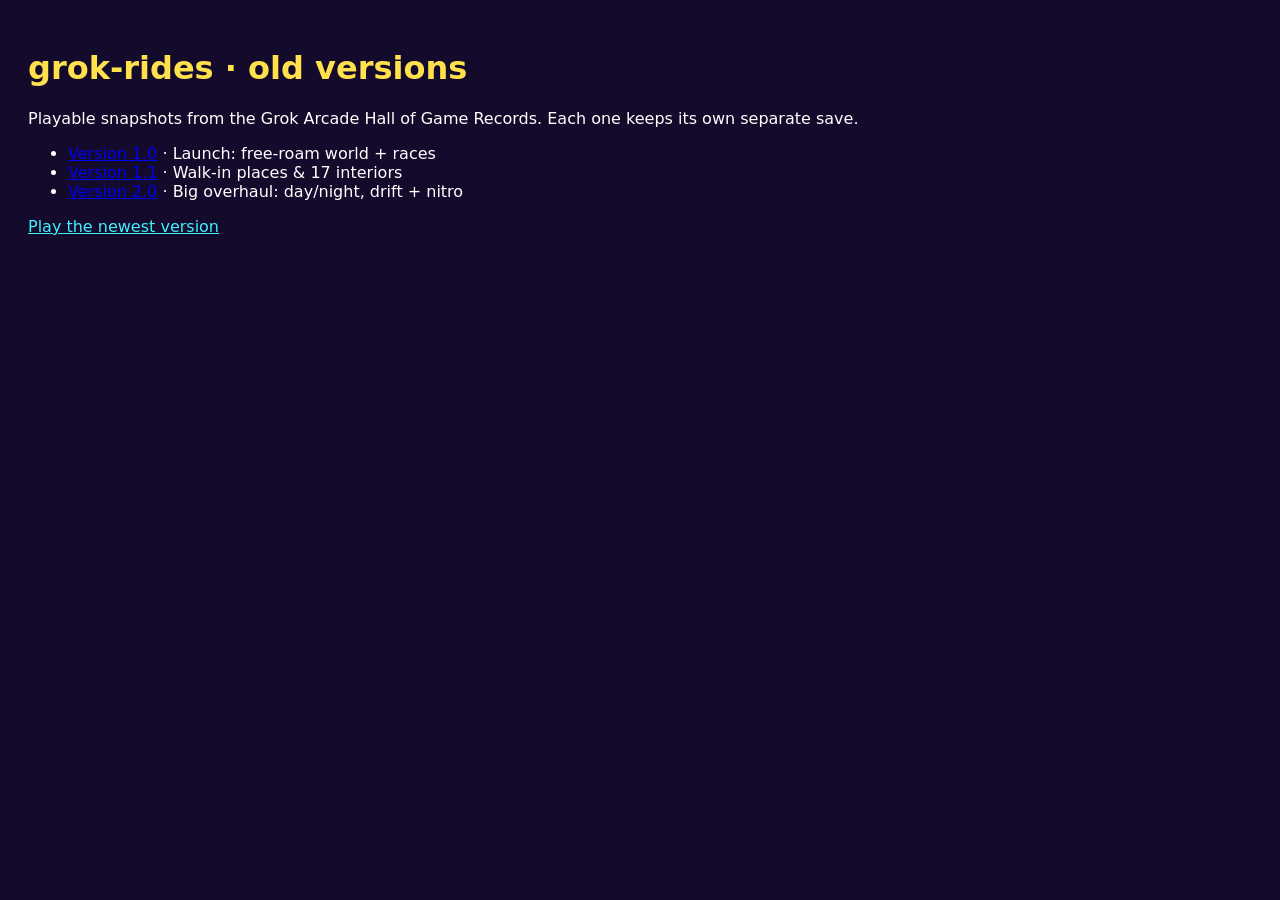
<file: versions/index.html>
<!doctype html><meta charset="utf-8"><meta name="viewport" content="width=device-width,initial-scale=1"><meta name="robots" content="noindex"><title>grok-rides old versions</title><body style="font-family:system-ui;background:#140a2b;color:#fff;padding:20px"><h1 style="color:#ffe14d">grok-rides &middot; old versions</h1><p>Playable snapshots from the Grok Arcade Hall of Game Records. Each one keeps its own separate save.</p><ul><li><a href="v1/">Version 1.0</a> &middot; Launch: free-roam world + races</li><li><a href="v1-1/">Version 1.1</a> &middot; Walk-in places & 17 interiors</li><li><a href="v2/">Version 2.0</a> &middot; Big overhaul: day/night, drift + nitro</li></ul><p><a style="color:#3ff0ff" href="../">Play the newest version</a></p>
</file>
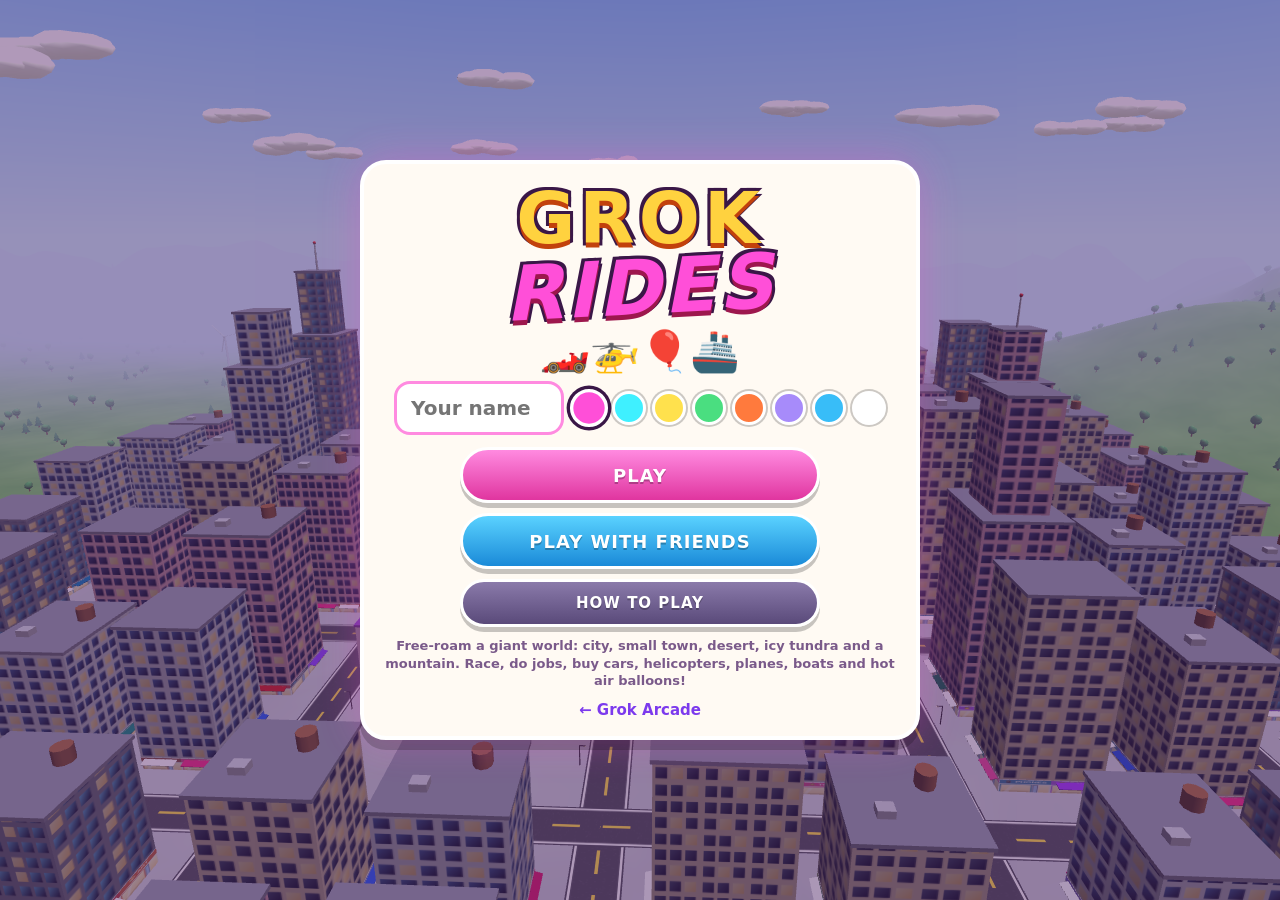
<file: versions/v1-1/index.html>
<!DOCTYPE html>
<html lang="en">
<head>
<script>/* Grok Arcade Hall of Game Records: archived old version 1.1 of grok-rides. Saves are kept separate from the newest version. */
(function(){var P='grokOldVersion.grok-rides.v1-1:';try{var S=Storage.prototype,g=S.getItem,s=S.setItem,r=S.removeItem;function L(t){try{return t===window.localStorage;}catch(e){return false;}}
S.getItem=function(k){return g.call(this,L(this)?P+k:k);};S.setItem=function(k,v){return s.call(this,L(this)?P+k:k,v);};S.removeItem=function(k){return r.call(this,L(this)?P+k:k);};}catch(e){}
window.GROK_OLD_VERSION={repo:'grok-rides',label:'v1-1',ver:'1.1',prefix:P};
function badge(){try{var d=document.createElement('div');d.id='grokOldVerBadge';d.setAttribute('style','position:fixed;left:50%;top:6px;transform:translateX(-50%);z-index:2147483647;background:rgba(20,10,43,.92);color:#ffe14d;font:bold 12px/1.3 system-ui,sans-serif;padding:6px 12px;border-radius:14px;border:2px solid #ff4fd8;box-shadow:0 2px 10px rgba(0,0,0,.4);pointer-events:none;transition:opacity .8s;text-align:center;max-width:90vw');d.textContent='\uD83D\uDCFC OLD VERSION 1.1 \u00b7 from the Hall of Game Records \u00b7 separate save';document.body.appendChild(d);setTimeout(function(){d.style.opacity='0';},6000);setTimeout(function(){if(d.parentNode)d.parentNode.removeChild(d);},7000);}catch(e){}}
if(document.readyState==='loading')document.addEventListener('DOMContentLoaded',badge);else badge();})();</script>
<meta name="robots" content="noindex">

  <meta charset="UTF-8" />
  <meta name="viewport" content="width=device-width, initial-scale=1, maximum-scale=1, user-scalable=no, viewport-fit=cover" />
  <meta name="apple-mobile-web-app-capable" content="yes" />
  <meta name="mobile-web-app-capable" content="yes" />
  <meta name="theme-color" content="#ff4fd8" />
  <title>GROK RIDES</title>
  <link rel="stylesheet" href="style.css?v=3" />
  <link rel="icon" href="data:image/svg+xml,%3Csvg xmlns='http://www.w3.org/2000/svg' viewBox='0 0 64 64'%3E%3Crect width='64' height='64' rx='14' fill='%23ff4fd8'/%3E%3Cpath d='M10 38 Q14 26 24 24 L40 24 Q50 26 54 38 Z' fill='%23fff'/%3E%3Ccircle cx='20' cy='40' r='6' fill='%233a1747'/%3E%3Ccircle cx='44' cy='40' r='6' fill='%233a1747'/%3E%3C/svg%3E" />
</head>
<body>
  <canvas id="c"></canvas>

  <div id="hud" class="hidden">
    <div id="topbar">
      <div id="moneyPill" class="pill">&#128181; <b id="moneyN">$0</b></div>
      <div id="regionPill" class="pill">&#128205; <span id="regionN"></span></div>
      <span class="grow"></span>
      <button id="bMenu" class="rbtn" type="button" aria-label="Menu">&#9208;</button>
    </div>
    <div id="leftcol">
      <div id="dmgChip" class="chip"><span>&#128295;</span><div class="bar"><i id="dmgBar"></i></div><b id="dmgN">0%</b></div>
      <div id="nitroChip" class="chip hidden"><span>&#128293;</span><div class="bar"><i id="nitroBar"></i></div></div>
      <div id="raceBox" class="hidden"><div id="racePos">1st</div><div id="raceLap"></div><div id="raceTime"></div></div>
      <div id="jobBox" class="hidden"></div>
      <div id="buffChip" class="hidden"></div>
      <div id="mates"></div>
    </div>
    <canvas id="minimap" width="236" height="236"></canvas>
    <button id="bMap" class="rbtn small" type="button" aria-label="Map">&#128506;</button>
    <div id="gps" class="hidden"><i id="gpsArrow">&#10148;</i><span id="gpsT"></span></div>
    <div id="wrongWay" class="hidden">&#8634; WRONG WAY</div>
    <div id="bigText"></div>
    <button id="bAct" class="hidden" type="button"></button>
    <button id="bFoot" type="button" aria-label="Get out and walk">&#128694;<small>WALK</small></button>
    <div id="speedo"><b id="spdN">0</b><small>MPH</small><div id="thrBar" class="hidden"><i></i></div></div>
    <div id="joy"><div id="joyBase"><div id="joyKnob"></div></div><div id="joyHint">STEER</div></div>
    <div id="pedals">
      <div id="smallBtns">
        <button id="bNitro" class="sbtn hidden" type="button">&#128293;</button>
        <button id="bHorn" class="sbtn" type="button" aria-label="Horn">&#128227;</button>
        <button id="bCam" class="sbtn" type="button" aria-label="Camera">&#127909;</button>
        <button id="bReset" class="sbtn" type="button" aria-label="Reset">&#8634;</button>
      </div>
      <div id="pedRow">
        <button id="bBrake" class="pedal brake" type="button"><span>BRAKE</span></button>
        <button id="bGas" class="pedal gas" type="button"><span>GAS</span></button>
      </div>
    </div>
    <div id="kbdhelp">W/S or &uarr;/&darr; gas/brake &middot; A/D steer &middot; Space handbrake &middot; R/F up/down (air) &middot; Shift nitro &middot; E action &middot; G get out / walk &middot; C camera &middot; T reset &middot; H horn &middot; M map</div>
  </div>
  <div id="toasts"></div>
  <div id="pnl" class="screen top hidden"><div id="pnlCard" class="card"></div></div>
  <div id="fade"></div>

  <div id="scrTitle" class="screen">
    <div class="card title">
      <div class="logo"><span class="lg1">GROK</span><span class="lg2">RIDES</span></div>
      <div class="cars">&#127950;&#65039;&#128641;&#127880;&#128674;</div>
      <div class="row prof">
        <input id="nameIn" maxlength="12" placeholder="Your name" autocomplete="off" />
        <div id="colorRow" class="swatches"></div>
      </div>
      <div class="btncol">
        <button id="bSolo" class="btn primary" type="button">PLAY</button>
        <button id="bOnline" class="btn blue" type="button">PLAY WITH FRIENDS</button>
        <button id="bHow" class="btn alt small" type="button">HOW TO PLAY</button>
      </div>
      <p class="foot">Free-roam a giant world: city, small town, desert, icy tundra and a mountain. Race, do jobs, buy cars, helicopters, planes, boats and hot air balloons!</p>
      <a id="arcadeLink" class="foot link" href="https://lizethbran13-cmyk.github.io/grok-arcade/">&larr; Grok Arcade</a>
    </div>
  </div>

  <div id="scrOnline" class="screen hidden">
    <div class="card">
      <h2>PLAY WITH FRIENDS</h2>
      <p class="sub">2&ndash;3 players, each on their own phone. Drive around together, ride in each other&rsquo;s cars and race!</p>
      <button id="bHost" class="btn primary" type="button">HOST A GAME</button>
      <div class="or">or join a friend</div>
      <div class="row join">
        <input id="codeIn" maxlength="5" placeholder="CODE" autocomplete="off" autocapitalize="characters" spellcheck="false" />
        <button id="bJoin" class="btn blue" type="button">JOIN</button>
      </div>
      <div id="onlineMsg" class="msg"></div>
      <button id="bOnlineBack" class="btn alt small" type="button">BACK</button>
    </div>
  </div>

  <div id="loading" class="screen hidden"><div class="card"><h2>Building the world&hellip;</h2><div class="spin"></div></div></div>

  <script src="three.min.js"></script>
  <script src="peerjs.min.js"></script>
  <script src="grok-net.js"></script>
  <script src="js/util.js?v=3"></script>
  <script src="js/world.js?v=3"></script>
  <script src="js/data.js?v=3"></script>
  <script src="js/models.js?v=3"></script>
  <script src="js/places.js?v=3"></script>
  <script src="js/scenery.js?v=3"></script>
  <script src="js/fx.js?v=3"></script>
  <script src="js/audio.js?v=3"></script>
  <script src="js/vehicle.js?v=3"></script>
  <script src="js/traffic.js?v=3"></script>
  <script src="js/race.js?v=3"></script>
  <script src="js/jobs.js?v=3"></script>
  <script src="js/ui.js?v=3"></script>
  <script src="js/interiors.js?v=3"></script>
  <script src="js/net.js?v=3"></script>
  <script src="js/game.js?v=3"></script>
</body>
</html>
</file>
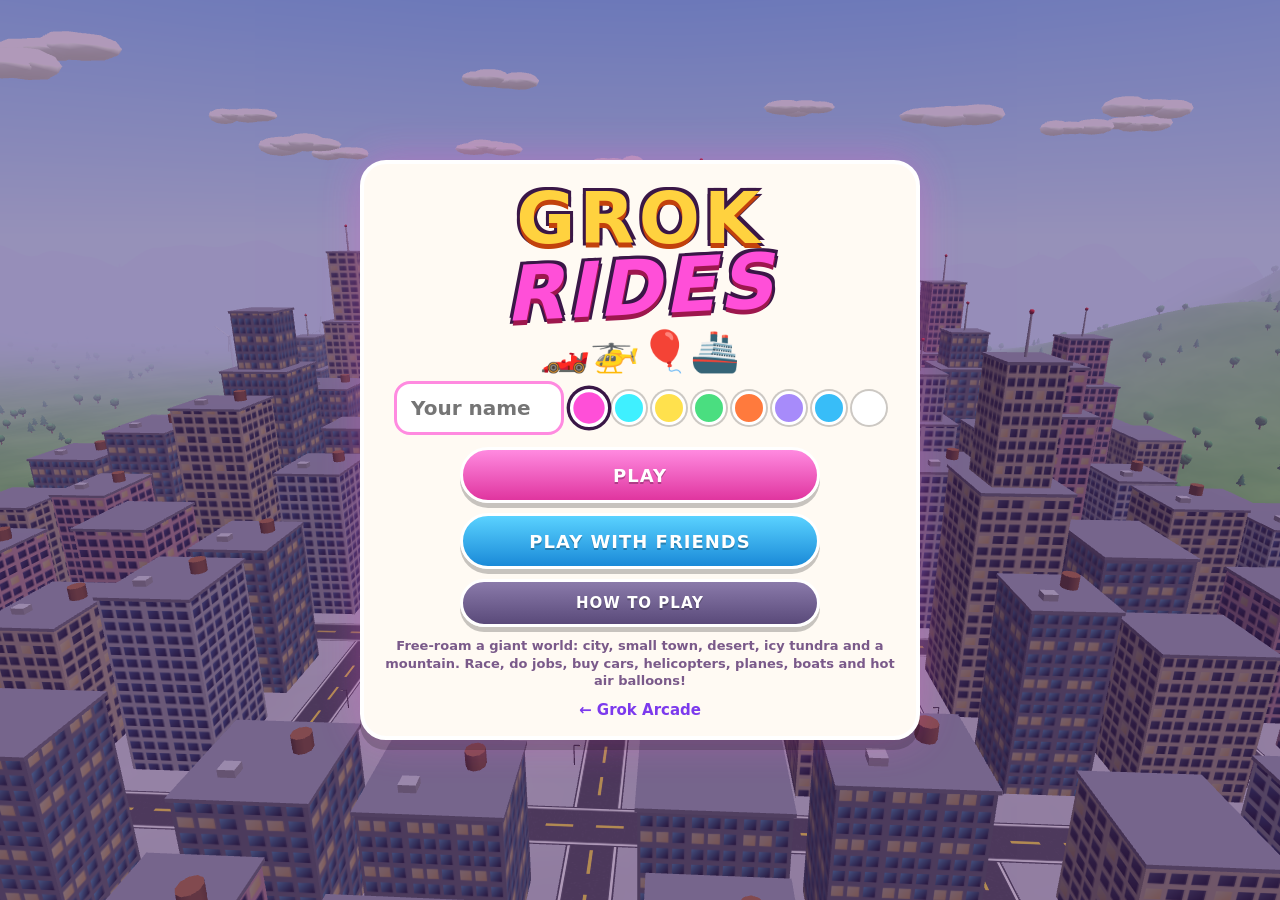
<file: versions/v1/index.html>
<!DOCTYPE html>
<html lang="en">
<head>
<script>/* Grok Arcade Hall of Game Records: archived old version 1.0 of grok-rides. Saves are kept separate from the newest version. */
(function(){var P='grokOldVersion.grok-rides.v1:';try{var S=Storage.prototype,g=S.getItem,s=S.setItem,r=S.removeItem;function L(t){try{return t===window.localStorage;}catch(e){return false;}}
S.getItem=function(k){return g.call(this,L(this)?P+k:k);};S.setItem=function(k,v){return s.call(this,L(this)?P+k:k,v);};S.removeItem=function(k){return r.call(this,L(this)?P+k:k);};}catch(e){}
window.GROK_OLD_VERSION={repo:'grok-rides',label:'v1',ver:'1.0',prefix:P};
function badge(){try{var d=document.createElement('div');d.id='grokOldVerBadge';d.setAttribute('style','position:fixed;left:50%;top:6px;transform:translateX(-50%);z-index:2147483647;background:rgba(20,10,43,.92);color:#ffe14d;font:bold 12px/1.3 system-ui,sans-serif;padding:6px 12px;border-radius:14px;border:2px solid #ff4fd8;box-shadow:0 2px 10px rgba(0,0,0,.4);pointer-events:none;transition:opacity .8s;text-align:center;max-width:90vw');d.textContent='\uD83D\uDCFC OLD VERSION 1.0 \u00b7 from the Hall of Game Records \u00b7 separate save';document.body.appendChild(d);setTimeout(function(){d.style.opacity='0';},6000);setTimeout(function(){if(d.parentNode)d.parentNode.removeChild(d);},7000);}catch(e){}}
if(document.readyState==='loading')document.addEventListener('DOMContentLoaded',badge);else badge();})();</script>
<meta name="robots" content="noindex">

  <meta charset="UTF-8" />
  <meta name="viewport" content="width=device-width, initial-scale=1, maximum-scale=1, user-scalable=no, viewport-fit=cover" />
  <meta name="apple-mobile-web-app-capable" content="yes" />
  <meta name="mobile-web-app-capable" content="yes" />
  <meta name="theme-color" content="#ff4fd8" />
  <title>GROK RIDES</title>
  <link rel="stylesheet" href="style.css?v=2" />
  <link rel="icon" href="data:image/svg+xml,%3Csvg xmlns='http://www.w3.org/2000/svg' viewBox='0 0 64 64'%3E%3Crect width='64' height='64' rx='14' fill='%23ff4fd8'/%3E%3Cpath d='M10 38 Q14 26 24 24 L40 24 Q50 26 54 38 Z' fill='%23fff'/%3E%3Ccircle cx='20' cy='40' r='6' fill='%233a1747'/%3E%3Ccircle cx='44' cy='40' r='6' fill='%233a1747'/%3E%3C/svg%3E" />
</head>
<body>
  <canvas id="c"></canvas>

  <div id="hud" class="hidden">
    <div id="topbar">
      <div id="moneyPill" class="pill">&#128181; <b id="moneyN">$0</b></div>
      <div id="regionPill" class="pill">&#128205; <span id="regionN"></span></div>
      <span class="grow"></span>
      <button id="bMenu" class="rbtn" type="button" aria-label="Menu">&#9208;</button>
    </div>
    <div id="leftcol">
      <div id="dmgChip" class="chip"><span>&#128295;</span><div class="bar"><i id="dmgBar"></i></div><b id="dmgN">0%</b></div>
      <div id="nitroChip" class="chip hidden"><span>&#128293;</span><div class="bar"><i id="nitroBar"></i></div></div>
      <div id="raceBox" class="hidden"><div id="racePos">1st</div><div id="raceLap"></div><div id="raceTime"></div></div>
      <div id="jobBox" class="hidden"></div>
      <div id="mates"></div>
    </div>
    <canvas id="minimap" width="236" height="236"></canvas>
    <button id="bMap" class="rbtn small" type="button" aria-label="Map">&#128506;</button>
    <div id="gps" class="hidden"><i id="gpsArrow">&#10148;</i><span id="gpsT"></span></div>
    <div id="wrongWay" class="hidden">&#8634; WRONG WAY</div>
    <div id="bigText"></div>
    <button id="bAct" class="hidden" type="button"></button>
    <div id="speedo"><b id="spdN">0</b><small>MPH</small><div id="thrBar" class="hidden"><i></i></div></div>
    <div id="joy"><div id="joyBase"><div id="joyKnob"></div></div><div id="joyHint">STEER</div></div>
    <div id="pedals">
      <div id="smallBtns">
        <button id="bNitro" class="sbtn hidden" type="button">&#128293;</button>
        <button id="bHorn" class="sbtn" type="button" aria-label="Horn">&#128227;</button>
        <button id="bCam" class="sbtn" type="button" aria-label="Camera">&#127909;</button>
        <button id="bReset" class="sbtn" type="button" aria-label="Reset">&#8634;</button>
      </div>
      <div id="pedRow">
        <button id="bBrake" class="pedal brake" type="button"><span>BRAKE</span></button>
        <button id="bGas" class="pedal gas" type="button"><span>GAS</span></button>
      </div>
    </div>
    <div id="kbdhelp">W/S or &uarr;/&darr; gas/brake &middot; A/D steer &middot; Space handbrake &middot; R/F up/down (air) &middot; Shift nitro &middot; E action &middot; C camera &middot; T reset &middot; H horn &middot; M map</div>
  </div>
  <div id="toasts"></div>
  <div id="pnl" class="screen top hidden"><div id="pnlCard" class="card"></div></div>
  <div id="fade"></div>

  <div id="scrTitle" class="screen">
    <div class="card title">
      <div class="logo"><span class="lg1">GROK</span><span class="lg2">RIDES</span></div>
      <div class="cars">&#127950;&#65039;&#128641;&#127880;&#128674;</div>
      <div class="row prof">
        <input id="nameIn" maxlength="12" placeholder="Your name" autocomplete="off" />
        <div id="colorRow" class="swatches"></div>
      </div>
      <div class="btncol">
        <button id="bSolo" class="btn primary" type="button">PLAY</button>
        <button id="bOnline" class="btn blue" type="button">PLAY WITH FRIENDS</button>
        <button id="bHow" class="btn alt small" type="button">HOW TO PLAY</button>
      </div>
      <p class="foot">Free-roam a giant world: city, small town, desert, icy tundra and a mountain. Race, do jobs, buy cars, helicopters, planes, boats and hot air balloons!</p>
      <a id="arcadeLink" class="foot link" href="https://lizethbran13-cmyk.github.io/grok-arcade/">&larr; Grok Arcade</a>
    </div>
  </div>

  <div id="scrOnline" class="screen hidden">
    <div class="card">
      <h2>PLAY WITH FRIENDS</h2>
      <p class="sub">2&ndash;3 players, each on their own phone. Drive around together, ride in each other&rsquo;s cars and race!</p>
      <button id="bHost" class="btn primary" type="button">HOST A GAME</button>
      <div class="or">or join a friend</div>
      <div class="row join">
        <input id="codeIn" maxlength="5" placeholder="CODE" autocomplete="off" autocapitalize="characters" spellcheck="false" />
        <button id="bJoin" class="btn blue" type="button">JOIN</button>
      </div>
      <div id="onlineMsg" class="msg"></div>
      <button id="bOnlineBack" class="btn alt small" type="button">BACK</button>
    </div>
  </div>

  <div id="loading" class="screen hidden"><div class="card"><h2>Building the world&hellip;</h2><div class="spin"></div></div></div>

  <script src="three.min.js"></script>
  <script src="peerjs.min.js"></script>
  <script src="grok-net.js"></script>
  <script src="js/util.js?v=2"></script>
  <script src="js/world.js?v=2"></script>
  <script src="js/data.js?v=2"></script>
  <script src="js/models.js?v=2"></script>
  <script src="js/scenery.js?v=2"></script>
  <script src="js/fx.js?v=2"></script>
  <script src="js/audio.js?v=2"></script>
  <script src="js/vehicle.js?v=2"></script>
  <script src="js/traffic.js?v=2"></script>
  <script src="js/race.js?v=2"></script>
  <script src="js/jobs.js?v=2"></script>
  <script src="js/ui.js?v=2"></script>
  <script src="js/net.js?v=2"></script>
  <script src="js/game.js?v=2"></script>
</body>
</html>
</file>
<file: versions/v1-1/style.css>
:root { --ink:#3a1747; --pink:#ff4fd8; --gold:#ffd23f; --st:env(safe-area-inset-top,0px); --sb:env(safe-area-inset-bottom,0px); --sl:env(safe-area-inset-left,0px); --sr:env(safe-area-inset-right,0px); }
* { box-sizing: border-box; margin: 0; padding: 0; }
html, body { width: 100%; height: 100%; overflow: hidden; background: #9fd8ff; color: #fff; font-family: "Arial Rounded MT Bold", "Trebuchet MS", "Nunito", system-ui, sans-serif; font-weight: 800; touch-action: none; user-select: none; -webkit-user-select: none; -webkit-tap-highlight-color: transparent; -webkit-touch-callout: none; }
canvas#c { display: block; position: fixed; inset: 0; width: 100%; height: 100%; }
.hidden { display: none !important; }
button { font-family: inherit; touch-action: manipulation; cursor: pointer; }
.btn { min-height: 56px; padding: 8px 20px; border-radius: 28px; border: 3px solid #fff; background: linear-gradient(180deg,#b38bff,#7c4dea); color: #fff; font-size: 18px; font-weight: 800; letter-spacing: 1px; box-shadow: 0 5px 0 rgba(0,0,0,.22); text-shadow: 0 2px 0 rgba(0,0,0,.25); }
.btn.primary { background: linear-gradient(180deg,#ff8ae0,#e0359f); }
.btn.blue { background: linear-gradient(180deg,#5ad2ff,#1a8ad8); }
.btn.green { background: linear-gradient(180deg,#5ae07a,#1fa84a); }
.btn.gold { background: linear-gradient(180deg,#ffe16b,#f0a400); color: #3a1747; text-shadow: none; }
.btn.red { background: linear-gradient(180deg,#ff6b7d,#d01f3a); }
.btn.alt { background: linear-gradient(180deg,#8a7aaa,#5a4a7a); }
.btn.small { min-height: 48px; font-size: 15px; padding: 6px 14px; }
.btn:active { transform: translateY(3px) scale(.97); box-shadow: 0 2px 0 rgba(0,0,0,.25); }
.btn:disabled { opacity: .45; filter: grayscale(.6); }
.rbtn { width: 48px; height: 48px; flex: 0 0 48px; border-radius: 50%; border: 3px solid #fff; background: rgba(58,23,71,.72); color: #fff; font-size: 20px; font-weight: 800; display: flex; align-items: center; justify-content: center; }
.grow { flex: 1; }
.screen { position: fixed; inset: 0; z-index: 30; display: flex; align-items: center; justify-content: center; padding: calc(10px + var(--st)) calc(10px + var(--sr)) calc(10px + var(--sb)) calc(10px + var(--sl)); background: rgba(80,30,100,.45); overflow-y: auto; }
.screen.top { z-index: 60; background: rgba(40,14,60,.55); }
.card { width: min(560px, 100%); max-height: 100%; overflow-y: auto; background: #fffaf3; color: var(--ink); border: 4px solid #fff; border-radius: 26px; padding: 16px; text-align: center; box-shadow: 0 10px 0 rgba(0,0,0,.18), 0 0 40px rgba(255,79,216,.3); -webkit-overflow-scrolling: touch; touch-action: pan-y; }
.card h2 { font-size: 24px; color: #d0359a; margin-bottom: 6px; letter-spacing: 1px; }
.card h3 { font-size: 17px; color: #7c3aed; margin: 12px 0 6px; letter-spacing: 1px; }
.card .sub { font-size: 15px; color: #5a3d6a; margin-bottom: 10px; line-height: 1.35; }
.card .msg { min-height: 20px; margin: 8px 0; font-size: 15px; color: #d01f5a; }
.btncol { display: flex; flex-direction: column; gap: 10px; margin: 12px auto 4px; width: min(360px, 100%); }
.btnrow { display: flex; gap: 8px; justify-content: center; margin-top: 10px; flex-wrap: wrap; }
.btnrow .btn { flex: 1; min-width: 120px; max-width: 260px; }
.row { display: flex; gap: 8px; align-items: center; justify-content: center; }
.or { margin: 14px 0 8px; color: #7a5a8a; font-size: 15px; }
input { font-family: inherit; font-weight: 800; font-size: 20px; padding: 12px 14px; border-radius: 16px; border: 3px solid #ff8ae0; color: var(--ink); background: #fff; outline: none; min-width: 0; user-select: text; -webkit-user-select: text; }
#codeIn { width: 150px; text-align: center; letter-spacing: 6px; text-transform: uppercase; font-size: 24px; }
.title .logo { display: flex; flex-direction: column; align-items: center; line-height: .95; margin-top: 4px; }
.lg1 { font-size: clamp(44px, 13vw, 72px); color: #ffd23f; text-shadow: 0 5px 0 #c2410c, -3px -3px 0 #3a1747, 3px -3px 0 #3a1747, -3px 3px 0 #3a1747, 3px 3px 0 #3a1747; letter-spacing: 4px; }
.lg2 { font-size: clamp(46px, 14vw, 76px); color: #ff4fd8; text-shadow: 0 5px 0 #9d174d, -3px -3px 0 #3a1747, 3px -3px 0 #3a1747, -3px 3px 0 #3a1747, 3px 3px 0 #3a1747; transform: rotate(-3deg); letter-spacing: 3px; font-style: italic; }
.cars { font-size: 40px; margin: 4px 0 6px; animation: bob 2s ease-in-out infinite; }
@keyframes bob { 50% { transform: translateY(-6px); } }
.prof { flex-wrap: wrap; margin: 4px 0; }
#nameIn { width: 170px; }
.swatches { display: flex; gap: 6px; flex-wrap: wrap; justify-content: center; }
.swatches button { width: 34px; height: 34px; border-radius: 50%; border: 3px solid #fff; box-shadow: 0 0 0 2px rgba(0,0,0,.2); }
.swatches button.on { box-shadow: 0 0 0 3px #3a1747; transform: scale(1.12); }
.foot { margin-top: 10px; font-size: 13px; color: #7a5a8a; display: block; line-height: 1.35; }
.foot.link { color: #7c3aed; text-decoration: none; font-size: 15px; }
.help { text-align: left; font-size: 15px; line-height: 1.4; color: #3a2350; }
.help li { margin: 0 0 8px 18px; }
.spin { width: 46px; height: 46px; margin: 10px auto; border-radius: 50%; border: 6px solid #f5d0fe; border-top-color: #ff4fd8; animation: sp .8s linear infinite; }
@keyframes sp { to { transform: rotate(360deg); } }

/* HUD */
#hud { position: fixed; inset: 0; z-index: 10; pointer-events: none; }
#hud > * { pointer-events: auto; }
#topbar { position: absolute; top: calc(8px + var(--st)); left: calc(8px + var(--sl)); right: calc(8px + var(--sr)); display: flex; gap: 6px; align-items: center; pointer-events: none; }
#topbar > * { pointer-events: auto; }
.pill { height: 40px; padding: 0 12px; border-radius: 20px; background: rgba(58,23,71,.78); border: 2px solid rgba(255,255,255,.75); display: flex; align-items: center; gap: 5px; font-size: 16px; white-space: nowrap; }
#moneyN { color: #ffe66b; }
#regionPill { font-size: 14px; max-width: 46vw; overflow: hidden; }
#leftcol { position: absolute; top: calc(56px + var(--st)); left: calc(8px + var(--sl)); width: min(210px, 52vw); display: flex; flex-direction: column; gap: 6px; pointer-events: none; }
.chip { height: 32px; border-radius: 16px; background: rgba(58,23,71,.72); border: 2px solid rgba(255,255,255,.6); display: flex; align-items: center; gap: 6px; padding: 0 8px; font-size: 14px; }
.chip .bar { flex: 1; height: 10px; border-radius: 5px; background: rgba(255,255,255,.25); overflow: hidden; }
.chip .bar i { display: block; height: 100%; width: 0; background: linear-gradient(90deg,#4ade80,#ffd23f,#ff3b3b); background-size: 210px 100%; border-radius: 5px; }
#nitroBar { background: linear-gradient(90deg,#ff7a3d,#ffd23f) !important; }
#dmgChip.wreck { background: rgba(208,31,58,.85); animation: pulse 1s infinite; pointer-events: auto; }
@keyframes pulse { 50% { transform: scale(1.04); } }
#raceBox { background: rgba(58,23,71,.8); border: 2px solid #ff4fd8; border-radius: 16px; padding: 6px 10px; text-align: left; }
#racePos { font-size: 30px; color: #ffd23f; line-height: 1; text-shadow: 0 2px 0 #9d174d; }
#raceLap, #raceTime { font-size: 15px; }
#jobBox { background: rgba(10,60,90,.82); border: 2px solid #3ff0ff; border-radius: 16px; padding: 6px 10px; text-align: left; font-size: 14px; line-height: 1.3; pointer-events: auto; }
#jobBox .jx { float: right; width: 28px; height: 28px; border-radius: 50%; border: 2px solid #fff; background: rgba(255,255,255,.15); color: #fff; font-size: 14px; margin-left: 6px; }
#mates { display: flex; flex-direction: column; gap: 4px; }
#mates .mate { font-size: 13px; background: rgba(58,23,71,.7); border-radius: 12px; padding: 3px 8px; border-left: 6px solid #fff; }
#minimap { position: absolute; top: calc(56px + var(--st)); right: calc(8px + var(--sr)); width: 118px; height: 118px; border-radius: 50%; border: 3px solid #fff; box-shadow: 0 3px 10px rgba(0,0,0,.3); background: #6fbf5a; }
#bMap { position: absolute; top: calc(150px + var(--st)); right: calc(6px + var(--sr)); width: 40px; height: 40px; flex-basis: 40px; font-size: 18px; }
#gps { position: absolute; top: calc(198px + var(--st)); right: calc(8px + var(--sr)); max-width: 150px; height: 34px; border-radius: 17px; background: rgba(10,60,90,.85); border: 2px solid #3ff0ff; display: flex; align-items: center; gap: 6px; padding: 0 10px 0 6px; font-size: 14px; pointer-events: none; }
#gpsArrow { display: inline-block; font-style: normal; font-size: 20px; color: #3ff0ff; transition: transform .1s linear; }
#wrongWay { position: absolute; top: 34%; left: 50%; transform: translateX(-50%); background: #d01f3a; border: 3px solid #fff; border-radius: 18px; padding: 8px 16px; font-size: 22px; pointer-events: none; animation: pulse .6s infinite; }
#bigText { position: absolute; top: 30%; left: 0; right: 0; text-align: center; font-size: 84px; color: #ffd23f; text-shadow: 0 6px 0 #9d174d, -4px -4px 0 #3a1747, 4px -4px 0 #3a1747, -4px 4px 0 #3a1747, 4px 4px 0 #3a1747; pointer-events: none; opacity: 0; transition: opacity .2s; }
#bigText.on { opacity: 1; animation: pop .5s ease-out; }
@keyframes pop { from { transform: scale(2); } to { transform: scale(1); } }
#bAct { position: absolute; left: 0; right: 0; margin: 0 auto; width: max-content; max-width: min(86vw, 340px); bottom: calc(232px + var(--sb)); min-height: 54px; max-width: 86vw; padding: 6px 22px; border-radius: 27px; border: 3px solid #fff; background: linear-gradient(180deg,#ff8ae0,#e0359f); color: #fff; font-size: 18px; box-shadow: 0 5px 0 rgba(0,0,0,.25); white-space: nowrap; overflow: hidden; text-overflow: ellipsis; animation: actpulse 1.2s infinite; }
@keyframes actpulse { 50% { transform: scale(1.04); } }
#speedo { position: absolute; left: calc(14px + var(--sl)); bottom: calc(196px + var(--sb)); background: rgba(58,23,71,.72); border: 2px solid rgba(255,255,255,.7); border-radius: 16px; padding: 3px 10px; text-align: center; pointer-events: none; min-width: 74px; }
#speedo b { font-size: 26px; display: block; line-height: 1.05; }
#speedo small { font-size: 11px; opacity: .85; }
#thrBar { width: 54px; height: 8px; margin: 3px auto 2px; border-radius: 4px; background: rgba(255,255,255,.25); overflow: hidden; }
#thrBar i { display: block; height: 100%; width: 0; background: #3ff0ff; }
#joy { position: absolute; left: calc(8px + var(--sl)); bottom: calc(14px + var(--sb)); width: 170px; height: 170px; touch-action: none; }
#joyBase { position: absolute; left: 10px; top: 10px; width: 150px; height: 150px; border-radius: 50%; background: rgba(58,23,71,.35); border: 3px solid rgba(255,255,255,.6); }
#joyKnob { position: absolute; left: 45px; top: 45px; width: 60px; height: 60px; border-radius: 50%; background: radial-gradient(circle at 40% 35%, #fff, #ffb3ec); border: 3px solid #fff; box-shadow: 0 3px 8px rgba(0,0,0,.35); }
#joyHint { position: absolute; left: 0; right: 0; bottom: -2px; text-align: center; font-size: 11px; opacity: .8; pointer-events: none; }
#pedals { position: absolute; right: calc(8px + var(--sr)); bottom: calc(14px + var(--sb)); display: flex; flex-direction: column; align-items: flex-end; gap: 8px; }
#smallBtns { display: flex; gap: 6px; }
.sbtn { width: 46px; height: 46px; border-radius: 50%; border: 2px solid #fff; background: rgba(58,23,71,.72); color: #fff; font-size: 20px; }
.sbtn:active, .sbtn.on { background: rgba(255,79,216,.85); }
#bNitro { background: linear-gradient(180deg,#ff9a3d,#e0431f); }
#bNitro.empty { filter: grayscale(1); opacity: .6; }
#pedRow { display: flex; gap: 8px; align-items: flex-end; }
.pedal { border: 3px solid #fff; color: #fff; font-size: 15px; letter-spacing: 1px; box-shadow: 0 5px 0 rgba(0,0,0,.25); touch-action: none; }
.pedal.gas { width: 96px; height: 128px; border-radius: 26px; background: linear-gradient(180deg,#5ae07a,#1fa84a); }
.pedal.brake { width: 80px; height: 92px; border-radius: 24px; background: linear-gradient(180deg,#ff6b7d,#d01f3a); }
.pedal.on { transform: translateY(4px) scale(.97); box-shadow: 0 1px 0 rgba(0,0,0,.25); filter: brightness(1.15); }
#kbdhelp { position: absolute; bottom: 4px; left: 50%; transform: translateX(-50%); font-size: 11px; opacity: .8; white-space: nowrap; pointer-events: none; text-shadow: 0 1px 2px #000; }
@media (pointer: coarse) { #kbdhelp { display: none; } }
@media (max-width: 500px) { #kbdhelp { display: none; } }
#toasts { position: fixed; top: calc(250px + var(--st)); left: 50%; transform: translateX(-50%); z-index: 40; display: flex; flex-direction: column; gap: 6px; width: min(360px, 92vw); pointer-events: none; }
.toast { background: rgba(58,23,71,.9); border: 2px solid #fff; border-radius: 16px; padding: 8px 12px; font-size: 15px; text-align: center; animation: tin .25s ease-out; line-height: 1.3; }
.toast.bad { background: rgba(160,20,50,.92); }
@keyframes tin { from { transform: translateY(-10px); opacity: 0; } }
#fade { position: fixed; inset: 0; background: #fff; opacity: 0; pointer-events: none; z-index: 70; transition: opacity .3s; }
#fade.on { opacity: 1; }

/* panels */
.vgrid { display: grid; grid-template-columns: repeat(auto-fill, minmax(118px, 1fr)); gap: 8px; margin: 8px 0; }
.vcard { position: relative; border-radius: 16px; border: 3px solid #f5d0fe; background: #fff; color: var(--ink); padding: 4px 4px 6px; display: flex; flex-direction: column; align-items: center; min-height: 120px; }
.vcard img { width: 100%; height: 66px; object-fit: contain; }
.vcard b { font-size: 13px; line-height: 1.15; }
.vcard small { font-size: 12px; color: #7a5a8a; }
.vcard.on { border-color: #ff4fd8; background: #fff0fa; }
.vcard.cant { opacity: .6; }
.vcard .tag { position: absolute; top: 4px; right: 4px; font-size: 10px; background: #4ade80; color: #fff; border-radius: 8px; padding: 1px 5px; }
.stat { display: flex; align-items: center; gap: 6px; font-size: 13px; margin: 3px 0; text-align: left; }
.stat span { width: 72px; } .stat .bar { flex: 1; height: 10px; border-radius: 5px; background: #f3e8ff; overflow: hidden; } .stat .bar i { display: block; height: 100%; background: linear-gradient(90deg,#a78bfa,#ff4fd8); }
.big3d { width: 100%; max-width: 320px; height: 150px; object-fit: contain; display: block; margin: 0 auto; }
.upg { display: flex; align-items: center; gap: 8px; text-align: left; background: #fff; border: 2px solid #f5d0fe; border-radius: 14px; padding: 6px 8px; margin: 6px 0; font-size: 14px; }
.upg .grow small { display: block; color: #7a5a8a; font-size: 12px; }
.upg .btn { min-height: 42px; font-size: 14px; padding: 4px 10px; }
.pips i { display: inline-block; width: 12px; height: 12px; border-radius: 3px; background: #eadcf5; margin-right: 2px; } .pips i.on { background: #ff4fd8; }
.seg { display: flex; gap: 6px; justify-content: center; margin: 6px 0; flex-wrap: wrap; }
.seg button { min-height: 44px; padding: 4px 14px; border-radius: 22px; border: 3px solid #e9d5ff; background: #fff; color: var(--ink); font-size: 15px; }
.seg button.on { background: #ff4fd8; color: #fff; border-color: #fff; box-shadow: 0 0 0 2px #ff4fd8; }
.res { width: 100%; border-collapse: collapse; margin: 8px 0; font-size: 15px; }
.res td { padding: 5px 6px; border-bottom: 2px solid #f5e6ff; text-align: left; }
.res tr.me td { background: #fff0fa; color: #d0359a; }
.res td:last-child { text-align: right; }
.paybox { font-size: 22px; color: #1a7a4a; margin: 6px 0; }
.medal { font-size: 54px; }
#mapCv { width: 100%; max-width: 520px; aspect-ratio: 1; border-radius: 16px; border: 3px solid #e9d5ff; touch-action: none; display: block; margin: 0 auto; }
.legend { display: flex; flex-wrap: wrap; gap: 6px 10px; justify-content: center; font-size: 13px; margin: 6px 0; color: #5a3d6a; }
.ftlist { display: grid; grid-template-columns: 1fr 1fr; gap: 6px; }
.ftlist .btn { min-height: 44px; font-size: 13px; padding: 4px 6px; letter-spacing: 0; }
.list { text-align: left; }
.list .li { display: flex; align-items: center; gap: 8px; background: #fff; border: 2px solid #f5d0fe; border-radius: 14px; padding: 8px; margin: 6px 0; font-size: 14px; }
.list .li .ico { font-size: 28px; }
.list .li .grow small { display: block; color: #7a5a8a; font-size: 12px; }

/* on foot + interiors */
body.onfoot #pedRow, body.onfoot #bNitro, body.onfoot #bHorn, body.onfoot #bReset, body.onfoot #speedo, body.onfoot #nitroChip { display: none !important; }
#bFoot { position: absolute; right: calc(10px + var(--sr)); bottom: calc(300px + var(--sb)); width: 60px; height: 60px; border-radius: 50%; border: 3px solid #fff; background: linear-gradient(180deg,#5ae07a,#1fa84a); color: #fff; font-size: 26px; line-height: 1; display: flex; flex-direction: column; align-items: center; justify-content: center; box-shadow: 0 4px 0 rgba(0,0,0,.25); padding: 0; }
#bFoot small { font-size: 10px; font-weight: bold; letter-spacing: .5px; margin-top: 1px; }
body.onfoot #bFoot { background: linear-gradient(180deg,#ff8ae0,#e0359f); }
body.inside #minimap, body.inside #bMap, body.inside #gps, body.inside #dmgChip { display: none !important; }
#buffChip { display: flex; flex-wrap: wrap; gap: 4px; }
#buffChip.hidden { display: none; }
#buffChip span { font-size: 12px; background: rgba(255,210,63,.9); color: #3a1747; border-radius: 10px; padding: 2px 7px; font-weight: bold; }
.list .row { display: flex; align-items: center; gap: 8px; text-align: left; background: #fff; border: 2px solid #f5d0fe; border-radius: 14px; padding: 6px 8px; margin: 6px 0; font-size: 14px; color: var(--ink); }
.list .row .ico { font-size: 26px; width: 34px; text-align: center; }
.list .row .grow { flex: 1; }
.list .row small { color: #7a5a8a; font-size: 12px; }
.list .row .btn { min-height: 44px; font-size: 14px; padding: 4px 10px; }
.list .row .tag { font-size: 12px; background: #4ade80; color: #fff; border-radius: 8px; padding: 2px 6px; }
</file>
<file: versions/v1/style.css>
:root { --ink:#3a1747; --pink:#ff4fd8; --gold:#ffd23f; --st:env(safe-area-inset-top,0px); --sb:env(safe-area-inset-bottom,0px); --sl:env(safe-area-inset-left,0px); --sr:env(safe-area-inset-right,0px); }
* { box-sizing: border-box; margin: 0; padding: 0; }
html, body { width: 100%; height: 100%; overflow: hidden; background: #9fd8ff; color: #fff; font-family: "Arial Rounded MT Bold", "Trebuchet MS", "Nunito", system-ui, sans-serif; font-weight: 800; touch-action: none; user-select: none; -webkit-user-select: none; -webkit-tap-highlight-color: transparent; -webkit-touch-callout: none; }
canvas#c { display: block; position: fixed; inset: 0; width: 100%; height: 100%; }
.hidden { display: none !important; }
button { font-family: inherit; touch-action: manipulation; cursor: pointer; }
.btn { min-height: 56px; padding: 8px 20px; border-radius: 28px; border: 3px solid #fff; background: linear-gradient(180deg,#b38bff,#7c4dea); color: #fff; font-size: 18px; font-weight: 800; letter-spacing: 1px; box-shadow: 0 5px 0 rgba(0,0,0,.22); text-shadow: 0 2px 0 rgba(0,0,0,.25); }
.btn.primary { background: linear-gradient(180deg,#ff8ae0,#e0359f); }
.btn.blue { background: linear-gradient(180deg,#5ad2ff,#1a8ad8); }
.btn.green { background: linear-gradient(180deg,#5ae07a,#1fa84a); }
.btn.gold { background: linear-gradient(180deg,#ffe16b,#f0a400); color: #3a1747; text-shadow: none; }
.btn.red { background: linear-gradient(180deg,#ff6b7d,#d01f3a); }
.btn.alt { background: linear-gradient(180deg,#8a7aaa,#5a4a7a); }
.btn.small { min-height: 48px; font-size: 15px; padding: 6px 14px; }
.btn:active { transform: translateY(3px) scale(.97); box-shadow: 0 2px 0 rgba(0,0,0,.25); }
.btn:disabled { opacity: .45; filter: grayscale(.6); }
.rbtn { width: 48px; height: 48px; flex: 0 0 48px; border-radius: 50%; border: 3px solid #fff; background: rgba(58,23,71,.72); color: #fff; font-size: 20px; font-weight: 800; display: flex; align-items: center; justify-content: center; }
.grow { flex: 1; }
.screen { position: fixed; inset: 0; z-index: 30; display: flex; align-items: center; justify-content: center; padding: calc(10px + var(--st)) calc(10px + var(--sr)) calc(10px + var(--sb)) calc(10px + var(--sl)); background: rgba(80,30,100,.45); overflow-y: auto; }
.screen.top { z-index: 60; background: rgba(40,14,60,.55); }
.card { width: min(560px, 100%); max-height: 100%; overflow-y: auto; background: #fffaf3; color: var(--ink); border: 4px solid #fff; border-radius: 26px; padding: 16px; text-align: center; box-shadow: 0 10px 0 rgba(0,0,0,.18), 0 0 40px rgba(255,79,216,.3); -webkit-overflow-scrolling: touch; touch-action: pan-y; }
.card h2 { font-size: 24px; color: #d0359a; margin-bottom: 6px; letter-spacing: 1px; }
.card h3 { font-size: 17px; color: #7c3aed; margin: 12px 0 6px; letter-spacing: 1px; }
.card .sub { font-size: 15px; color: #5a3d6a; margin-bottom: 10px; line-height: 1.35; }
.card .msg { min-height: 20px; margin: 8px 0; font-size: 15px; color: #d01f5a; }
.btncol { display: flex; flex-direction: column; gap: 10px; margin: 12px auto 4px; width: min(360px, 100%); }
.btnrow { display: flex; gap: 8px; justify-content: center; margin-top: 10px; flex-wrap: wrap; }
.btnrow .btn { flex: 1; min-width: 120px; max-width: 260px; }
.row { display: flex; gap: 8px; align-items: center; justify-content: center; }
.or { margin: 14px 0 8px; color: #7a5a8a; font-size: 15px; }
input { font-family: inherit; font-weight: 800; font-size: 20px; padding: 12px 14px; border-radius: 16px; border: 3px solid #ff8ae0; color: var(--ink); background: #fff; outline: none; min-width: 0; user-select: text; -webkit-user-select: text; }
#codeIn { width: 150px; text-align: center; letter-spacing: 6px; text-transform: uppercase; font-size: 24px; }
.title .logo { display: flex; flex-direction: column; align-items: center; line-height: .95; margin-top: 4px; }
.lg1 { font-size: clamp(44px, 13vw, 72px); color: #ffd23f; text-shadow: 0 5px 0 #c2410c, -3px -3px 0 #3a1747, 3px -3px 0 #3a1747, -3px 3px 0 #3a1747, 3px 3px 0 #3a1747; letter-spacing: 4px; }
.lg2 { font-size: clamp(46px, 14vw, 76px); color: #ff4fd8; text-shadow: 0 5px 0 #9d174d, -3px -3px 0 #3a1747, 3px -3px 0 #3a1747, -3px 3px 0 #3a1747, 3px 3px 0 #3a1747; transform: rotate(-3deg); letter-spacing: 3px; font-style: italic; }
.cars { font-size: 40px; margin: 4px 0 6px; animation: bob 2s ease-in-out infinite; }
@keyframes bob { 50% { transform: translateY(-6px); } }
.prof { flex-wrap: wrap; margin: 4px 0; }
#nameIn { width: 170px; }
.swatches { display: flex; gap: 6px; flex-wrap: wrap; justify-content: center; }
.swatches button { width: 34px; height: 34px; border-radius: 50%; border: 3px solid #fff; box-shadow: 0 0 0 2px rgba(0,0,0,.2); }
.swatches button.on { box-shadow: 0 0 0 3px #3a1747; transform: scale(1.12); }
.foot { margin-top: 10px; font-size: 13px; color: #7a5a8a; display: block; line-height: 1.35; }
.foot.link { color: #7c3aed; text-decoration: none; font-size: 15px; }
.help { text-align: left; font-size: 15px; line-height: 1.4; color: #3a2350; }
.help li { margin: 0 0 8px 18px; }
.spin { width: 46px; height: 46px; margin: 10px auto; border-radius: 50%; border: 6px solid #f5d0fe; border-top-color: #ff4fd8; animation: sp .8s linear infinite; }
@keyframes sp { to { transform: rotate(360deg); } }

/* HUD */
#hud { position: fixed; inset: 0; z-index: 10; pointer-events: none; }
#hud > * { pointer-events: auto; }
#topbar { position: absolute; top: calc(8px + var(--st)); left: calc(8px + var(--sl)); right: calc(8px + var(--sr)); display: flex; gap: 6px; align-items: center; pointer-events: none; }
#topbar > * { pointer-events: auto; }
.pill { height: 40px; padding: 0 12px; border-radius: 20px; background: rgba(58,23,71,.78); border: 2px solid rgba(255,255,255,.75); display: flex; align-items: center; gap: 5px; font-size: 16px; white-space: nowrap; }
#moneyN { color: #ffe66b; }
#regionPill { font-size: 14px; max-width: 46vw; overflow: hidden; }
#leftcol { position: absolute; top: calc(56px + var(--st)); left: calc(8px + var(--sl)); width: min(210px, 52vw); display: flex; flex-direction: column; gap: 6px; pointer-events: none; }
.chip { height: 32px; border-radius: 16px; background: rgba(58,23,71,.72); border: 2px solid rgba(255,255,255,.6); display: flex; align-items: center; gap: 6px; padding: 0 8px; font-size: 14px; }
.chip .bar { flex: 1; height: 10px; border-radius: 5px; background: rgba(255,255,255,.25); overflow: hidden; }
.chip .bar i { display: block; height: 100%; width: 0; background: linear-gradient(90deg,#4ade80,#ffd23f,#ff3b3b); background-size: 210px 100%; border-radius: 5px; }
#nitroBar { background: linear-gradient(90deg,#ff7a3d,#ffd23f) !important; }
#dmgChip.wreck { background: rgba(208,31,58,.85); animation: pulse 1s infinite; pointer-events: auto; }
@keyframes pulse { 50% { transform: scale(1.04); } }
#raceBox { background: rgba(58,23,71,.8); border: 2px solid #ff4fd8; border-radius: 16px; padding: 6px 10px; text-align: left; }
#racePos { font-size: 30px; color: #ffd23f; line-height: 1; text-shadow: 0 2px 0 #9d174d; }
#raceLap, #raceTime { font-size: 15px; }
#jobBox { background: rgba(10,60,90,.82); border: 2px solid #3ff0ff; border-radius: 16px; padding: 6px 10px; text-align: left; font-size: 14px; line-height: 1.3; pointer-events: auto; }
#jobBox .jx { float: right; width: 28px; height: 28px; border-radius: 50%; border: 2px solid #fff; background: rgba(255,255,255,.15); color: #fff; font-size: 14px; margin-left: 6px; }
#mates { display: flex; flex-direction: column; gap: 4px; }
#mates .mate { font-size: 13px; background: rgba(58,23,71,.7); border-radius: 12px; padding: 3px 8px; border-left: 6px solid #fff; }
#minimap { position: absolute; top: calc(56px + var(--st)); right: calc(8px + var(--sr)); width: 118px; height: 118px; border-radius: 50%; border: 3px solid #fff; box-shadow: 0 3px 10px rgba(0,0,0,.3); background: #6fbf5a; }
#bMap { position: absolute; top: calc(150px + var(--st)); right: calc(6px + var(--sr)); width: 40px; height: 40px; flex-basis: 40px; font-size: 18px; }
#gps { position: absolute; top: calc(198px + var(--st)); right: calc(8px + var(--sr)); max-width: 150px; height: 34px; border-radius: 17px; background: rgba(10,60,90,.85); border: 2px solid #3ff0ff; display: flex; align-items: center; gap: 6px; padding: 0 10px 0 6px; font-size: 14px; pointer-events: none; }
#gpsArrow { display: inline-block; font-style: normal; font-size: 20px; color: #3ff0ff; transition: transform .1s linear; }
#wrongWay { position: absolute; top: 34%; left: 50%; transform: translateX(-50%); background: #d01f3a; border: 3px solid #fff; border-radius: 18px; padding: 8px 16px; font-size: 22px; pointer-events: none; animation: pulse .6s infinite; }
#bigText { position: absolute; top: 30%; left: 0; right: 0; text-align: center; font-size: 84px; color: #ffd23f; text-shadow: 0 6px 0 #9d174d, -4px -4px 0 #3a1747, 4px -4px 0 #3a1747, -4px 4px 0 #3a1747, 4px 4px 0 #3a1747; pointer-events: none; opacity: 0; transition: opacity .2s; }
#bigText.on { opacity: 1; animation: pop .5s ease-out; }
@keyframes pop { from { transform: scale(2); } to { transform: scale(1); } }
#bAct { position: absolute; left: 50%; transform: translateX(-50%); bottom: calc(232px + var(--sb)); min-height: 54px; max-width: 86vw; padding: 6px 22px; border-radius: 27px; border: 3px solid #fff; background: linear-gradient(180deg,#ff8ae0,#e0359f); color: #fff; font-size: 18px; box-shadow: 0 5px 0 rgba(0,0,0,.25); white-space: nowrap; overflow: hidden; text-overflow: ellipsis; animation: pulse 1.2s infinite; }
#speedo { position: absolute; left: calc(14px + var(--sl)); bottom: calc(196px + var(--sb)); background: rgba(58,23,71,.72); border: 2px solid rgba(255,255,255,.7); border-radius: 16px; padding: 3px 10px; text-align: center; pointer-events: none; min-width: 74px; }
#speedo b { font-size: 26px; display: block; line-height: 1.05; }
#speedo small { font-size: 11px; opacity: .85; }
#thrBar { width: 54px; height: 8px; margin: 3px auto 2px; border-radius: 4px; background: rgba(255,255,255,.25); overflow: hidden; }
#thrBar i { display: block; height: 100%; width: 0; background: #3ff0ff; }
#joy { position: absolute; left: calc(8px + var(--sl)); bottom: calc(14px + var(--sb)); width: 170px; height: 170px; touch-action: none; }
#joyBase { position: absolute; left: 10px; top: 10px; width: 150px; height: 150px; border-radius: 50%; background: rgba(58,23,71,.35); border: 3px solid rgba(255,255,255,.6); }
#joyKnob { position: absolute; left: 45px; top: 45px; width: 60px; height: 60px; border-radius: 50%; background: radial-gradient(circle at 40% 35%, #fff, #ffb3ec); border: 3px solid #fff; box-shadow: 0 3px 8px rgba(0,0,0,.35); }
#joyHint { position: absolute; left: 0; right: 0; bottom: -2px; text-align: center; font-size: 11px; opacity: .8; pointer-events: none; }
#pedals { position: absolute; right: calc(8px + var(--sr)); bottom: calc(14px + var(--sb)); display: flex; flex-direction: column; align-items: flex-end; gap: 8px; }
#smallBtns { display: flex; gap: 6px; }
.sbtn { width: 46px; height: 46px; border-radius: 50%; border: 2px solid #fff; background: rgba(58,23,71,.72); color: #fff; font-size: 20px; }
.sbtn:active, .sbtn.on { background: rgba(255,79,216,.85); }
#bNitro { background: linear-gradient(180deg,#ff9a3d,#e0431f); }
#bNitro.empty { filter: grayscale(1); opacity: .6; }
#pedRow { display: flex; gap: 8px; align-items: flex-end; }
.pedal { border: 3px solid #fff; color: #fff; font-size: 15px; letter-spacing: 1px; box-shadow: 0 5px 0 rgba(0,0,0,.25); touch-action: none; }
.pedal.gas { width: 96px; height: 128px; border-radius: 26px; background: linear-gradient(180deg,#5ae07a,#1fa84a); }
.pedal.brake { width: 80px; height: 92px; border-radius: 24px; background: linear-gradient(180deg,#ff6b7d,#d01f3a); }
.pedal.on { transform: translateY(4px) scale(.97); box-shadow: 0 1px 0 rgba(0,0,0,.25); filter: brightness(1.15); }
#kbdhelp { position: absolute; bottom: 4px; left: 50%; transform: translateX(-50%); font-size: 11px; opacity: .8; white-space: nowrap; pointer-events: none; text-shadow: 0 1px 2px #000; }
@media (pointer: coarse) { #kbdhelp { display: none; } }
@media (max-width: 500px) { #kbdhelp { display: none; } }
#toasts { position: fixed; top: calc(250px + var(--st)); left: 50%; transform: translateX(-50%); z-index: 40; display: flex; flex-direction: column; gap: 6px; width: min(360px, 92vw); pointer-events: none; }
.toast { background: rgba(58,23,71,.9); border: 2px solid #fff; border-radius: 16px; padding: 8px 12px; font-size: 15px; text-align: center; animation: tin .25s ease-out; line-height: 1.3; }
.toast.bad { background: rgba(160,20,50,.92); }
@keyframes tin { from { transform: translateY(-10px); opacity: 0; } }
#fade { position: fixed; inset: 0; background: #fff; opacity: 0; pointer-events: none; z-index: 70; transition: opacity .3s; }
#fade.on { opacity: 1; }

/* panels */
.vgrid { display: grid; grid-template-columns: repeat(auto-fill, minmax(118px, 1fr)); gap: 8px; margin: 8px 0; }
.vcard { position: relative; border-radius: 16px; border: 3px solid #f5d0fe; background: #fff; color: var(--ink); padding: 4px 4px 6px; display: flex; flex-direction: column; align-items: center; min-height: 120px; }
.vcard img { width: 100%; height: 66px; object-fit: contain; }
.vcard b { font-size: 13px; line-height: 1.15; }
.vcard small { font-size: 12px; color: #7a5a8a; }
.vcard.on { border-color: #ff4fd8; background: #fff0fa; }
.vcard.cant { opacity: .6; }
.vcard .tag { position: absolute; top: 4px; right: 4px; font-size: 10px; background: #4ade80; color: #fff; border-radius: 8px; padding: 1px 5px; }
.stat { display: flex; align-items: center; gap: 6px; font-size: 13px; margin: 3px 0; text-align: left; }
.stat span { width: 72px; } .stat .bar { flex: 1; height: 10px; border-radius: 5px; background: #f3e8ff; overflow: hidden; } .stat .bar i { display: block; height: 100%; background: linear-gradient(90deg,#a78bfa,#ff4fd8); }
.big3d { width: 100%; max-width: 320px; height: 150px; object-fit: contain; display: block; margin: 0 auto; }
.upg { display: flex; align-items: center; gap: 8px; text-align: left; background: #fff; border: 2px solid #f5d0fe; border-radius: 14px; padding: 6px 8px; margin: 6px 0; font-size: 14px; }
.upg .grow small { display: block; color: #7a5a8a; font-size: 12px; }
.upg .btn { min-height: 42px; font-size: 14px; padding: 4px 10px; }
.pips i { display: inline-block; width: 12px; height: 12px; border-radius: 3px; background: #eadcf5; margin-right: 2px; } .pips i.on { background: #ff4fd8; }
.seg { display: flex; gap: 6px; justify-content: center; margin: 6px 0; flex-wrap: wrap; }
.seg button { min-height: 44px; padding: 4px 14px; border-radius: 22px; border: 3px solid #e9d5ff; background: #fff; color: var(--ink); font-size: 15px; }
.seg button.on { background: #ff4fd8; color: #fff; border-color: #fff; box-shadow: 0 0 0 2px #ff4fd8; }
.res { width: 100%; border-collapse: collapse; margin: 8px 0; font-size: 15px; }
.res td { padding: 5px 6px; border-bottom: 2px solid #f5e6ff; text-align: left; }
.res tr.me td { background: #fff0fa; color: #d0359a; }
.res td:last-child { text-align: right; }
.paybox { font-size: 22px; color: #1a7a4a; margin: 6px 0; }
.medal { font-size: 54px; }
#mapCv { width: 100%; max-width: 520px; aspect-ratio: 1; border-radius: 16px; border: 3px solid #e9d5ff; touch-action: none; display: block; margin: 0 auto; }
.legend { display: flex; flex-wrap: wrap; gap: 6px 10px; justify-content: center; font-size: 13px; margin: 6px 0; color: #5a3d6a; }
.ftlist { display: grid; grid-template-columns: 1fr 1fr; gap: 6px; }
.ftlist .btn { min-height: 44px; font-size: 13px; padding: 4px 6px; letter-spacing: 0; }
.list { text-align: left; }
.list .li { display: flex; align-items: center; gap: 8px; background: #fff; border: 2px solid #f5d0fe; border-radius: 14px; padding: 8px; margin: 6px 0; font-size: 14px; }
.list .li .ico { font-size: 28px; }
.list .li .grow small { display: block; color: #7a5a8a; font-size: 12px; }
</file>
